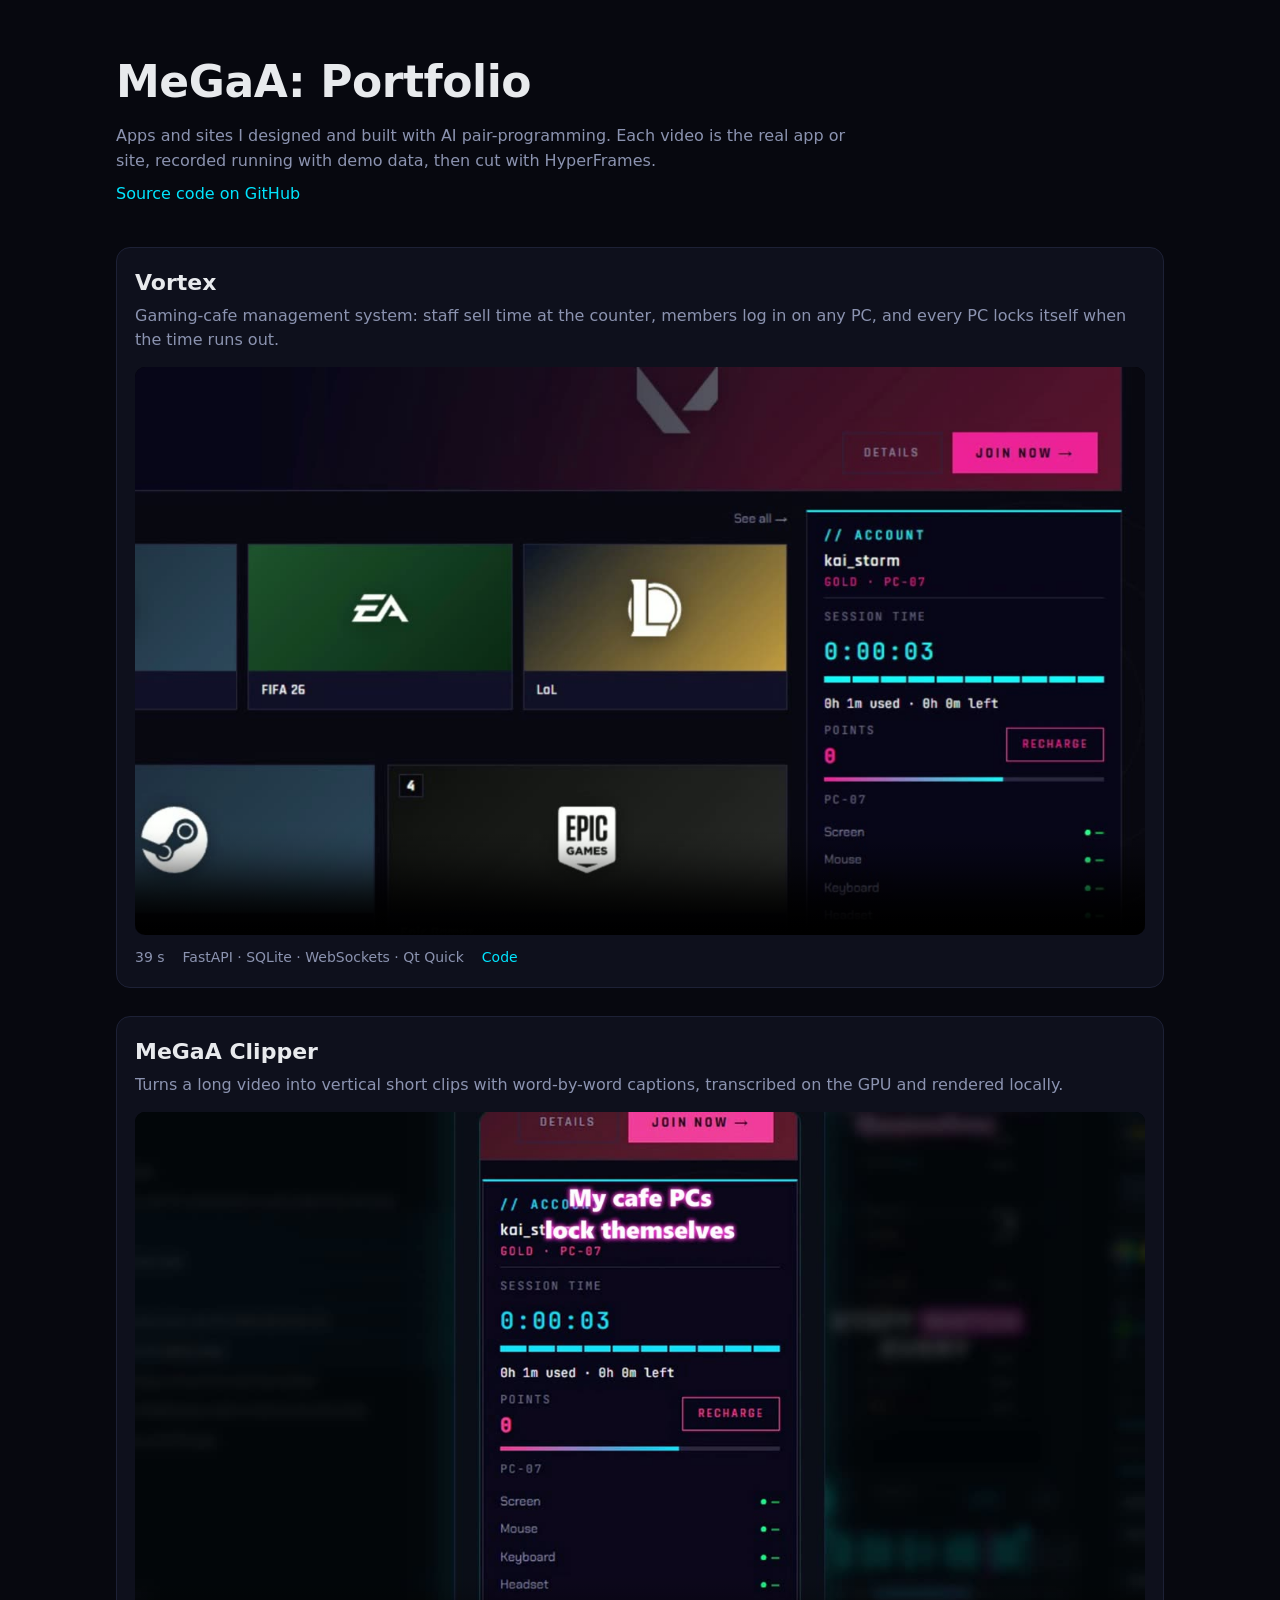
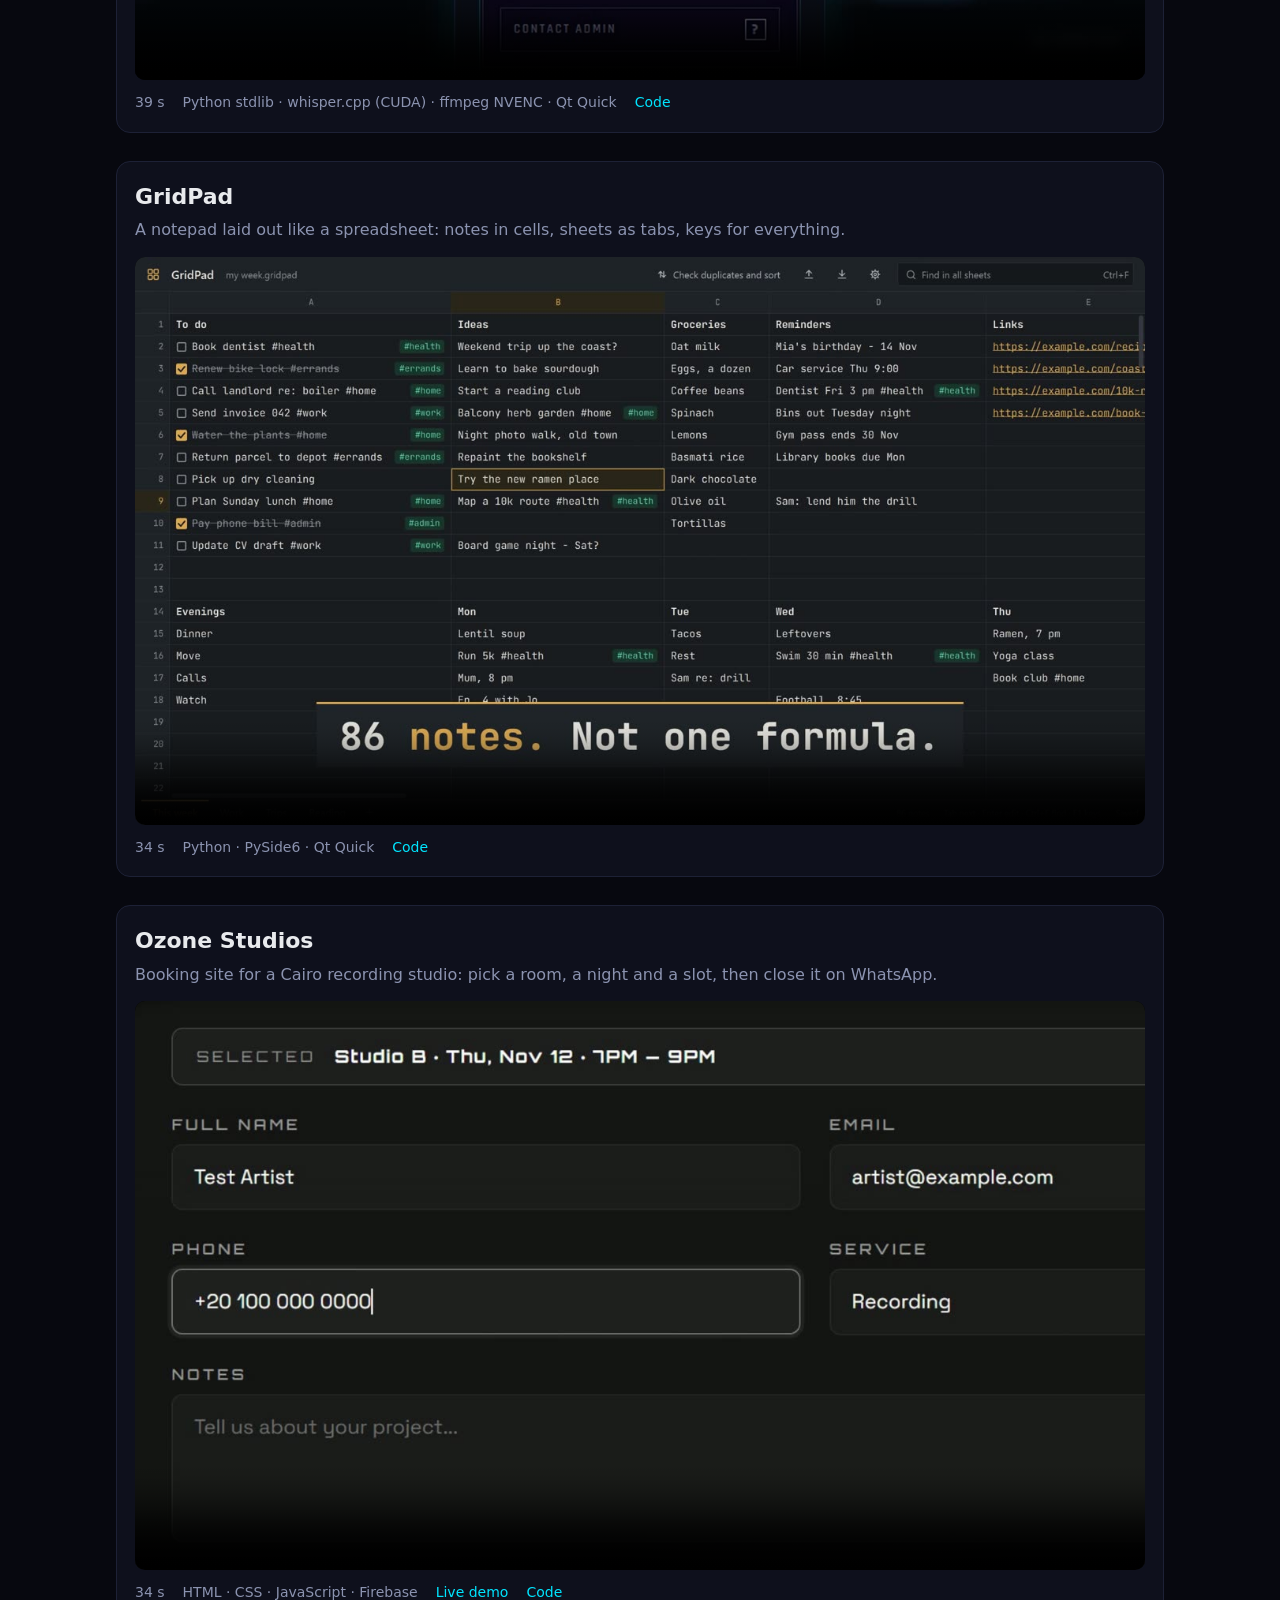
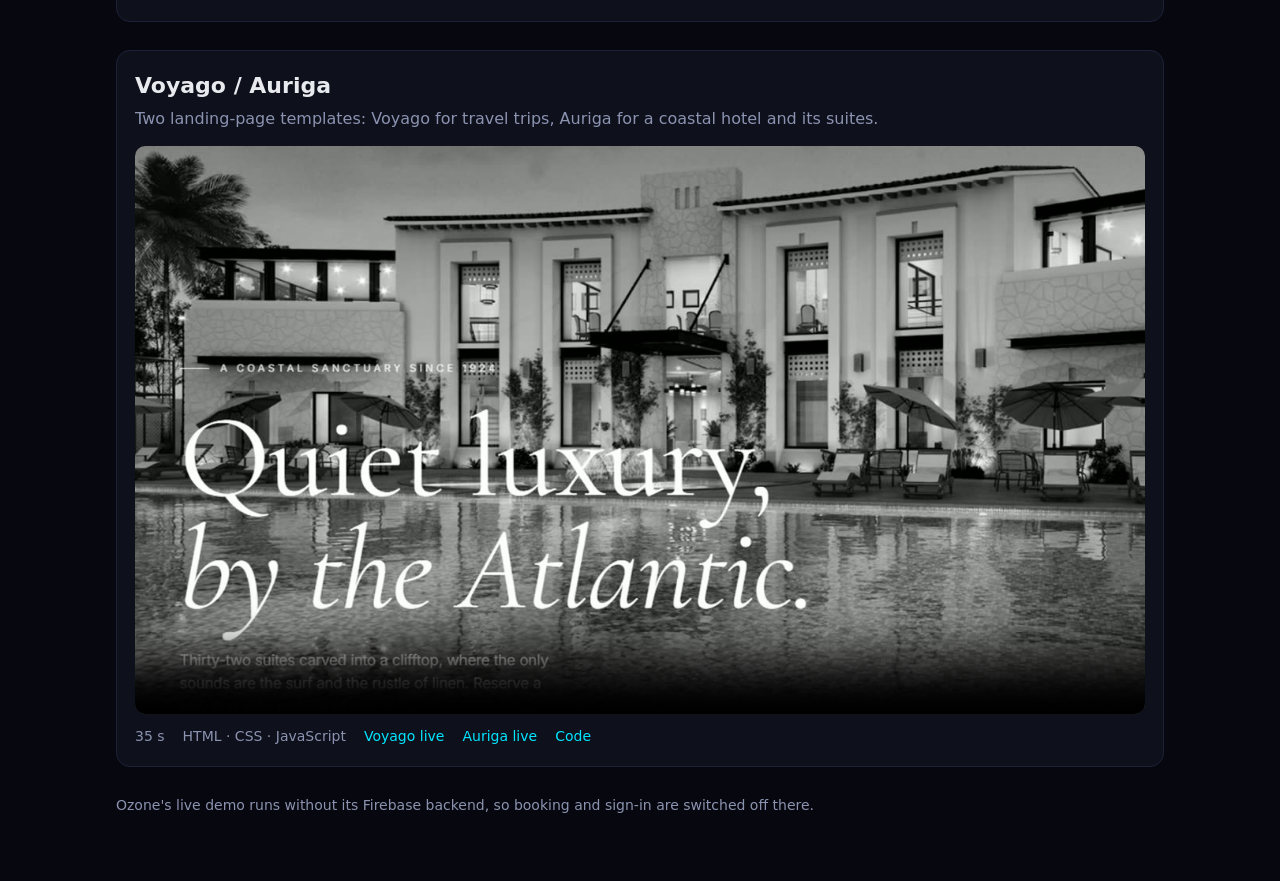
<file: index.html>
<!doctype html>
<html lang="en">
<head>
<meta charset="utf-8">
<meta name="viewport" content="width=device-width, initial-scale=1">
<title>MeGaA Portfolio</title>
<meta name="description" content="Demo videos of apps and sites built by MeGaA: Vortex, MeGaA Clipper, GridPad, Ozone Studios, Voyago and Auriga.">
<style>
  :root { --bg: #07080f; --card: #0e101c; --line: #1d2136; --ink: #e8eaed; --dim: #8b93b0; --accent: #00e5ff; }
  * { box-sizing: border-box; }
  body { margin: 0; background: var(--bg); color: var(--ink); font: 16px/1.55 system-ui, "Segoe UI", Roboto, sans-serif; }
  main { max-width: 1080px; margin: 0 auto; padding: 48px 16px 64px; }
  h1 { font-size: clamp(28px, 5vw, 44px); margin: 0 0 8px; letter-spacing: -0.01em; }
  .lead { color: var(--dim); margin: 0 0 8px; max-width: 760px; }
  .links { margin: 0 0 40px; }
  a { color: var(--accent); text-decoration: none; }
  a:hover { text-decoration: underline; }
  section { background: var(--card); border: 1px solid var(--line); border-radius: 14px; padding: 18px; margin: 0 0 28px; }
  section h2 { font-size: 22px; margin: 0 0 4px; }
  section p { color: var(--dim); margin: 0 0 14px; }
  video { width: 100%; aspect-ratio: 16 / 9; border-radius: 10px; background: #000; display: block; }
  .meta { display: flex; flex-wrap: wrap; gap: 6px 18px; margin-top: 12px; font-size: 14px; color: var(--dim); }
  footer { color: var(--dim); font-size: 14px; }
</style>
</head>
<body>
<main>
  <h1>MeGaA: Portfolio</h1>
  <p class="lead">Apps and sites I designed and built with AI pair-programming. Each video is the real
    app or site, recorded running with demo data, then cut with HyperFrames.</p>
  <p class="links"><a href="https://github.com/1MeGaA1/MeGaA-portfolio">Source code on GitHub</a></p>

  <section id="vortex">
    <h2>Vortex</h2>
    <p>Gaming-cafe management system: staff sell time at the counter, members log in on any PC, and every PC locks itself when the time runs out.</p>
    <video controls playsinline preload="metadata" poster="media/vortex-poster.jpg" src="media/vortex.mp4"></video>
    <div class="meta"><span>39 s</span><span>FastAPI · SQLite · WebSockets · Qt Quick</span><a href="https://github.com/1MeGaA1/MeGaA-portfolio/tree/main/apps/vortex">Code</a></div>
  </section>

  <section id="clipper">
    <h2>MeGaA Clipper</h2>
    <p>Turns a long video into vertical short clips with word-by-word captions, transcribed on the GPU and rendered locally.</p>
    <video controls playsinline preload="metadata" poster="media/clipper-poster.jpg" src="media/clipper.mp4"></video>
    <div class="meta"><span>39 s</span><span>Python stdlib · whisper.cpp (CUDA) · ffmpeg NVENC · Qt Quick</span><a href="https://github.com/1MeGaA1/MeGaA-portfolio/tree/main/apps/megaa-clipper">Code</a></div>
  </section>

  <section id="gridpad">
    <h2>GridPad</h2>
    <p>A notepad laid out like a spreadsheet: notes in cells, sheets as tabs, keys for everything.</p>
    <video controls playsinline preload="metadata" poster="media/gridpad-poster.jpg" src="media/gridpad.mp4"></video>
    <div class="meta"><span>34 s</span><span>Python · PySide6 · Qt Quick</span><a href="https://github.com/1MeGaA1/MeGaA-portfolio/tree/main/apps/gridpad">Code</a></div>
  </section>

  <section id="ozone">
    <h2>Ozone Studios</h2>
    <p>Booking site for a Cairo recording studio: pick a room, a night and a slot, then close it on WhatsApp.</p>
    <video controls playsinline preload="metadata" poster="media/ozone-poster.jpg" src="media/ozone.mp4"></video>
    <div class="meta"><span>34 s</span><span>HTML · CSS · JavaScript · Firebase</span><a href="web/ozone-booking/index.html">Live demo</a><a href="https://github.com/1MeGaA1/MeGaA-portfolio/tree/main/web/ozone-booking">Code</a></div>
  </section>

  <section id="voyago-auriga">
    <h2>Voyago / Auriga</h2>
    <p>Two landing-page templates: Voyago for travel trips, Auriga for a coastal hotel and its suites.</p>
    <video controls playsinline preload="metadata" poster="media/voyago-auriga-poster.jpg" src="media/voyago-auriga.mp4"></video>
    <div class="meta"><span>35 s</span><span>HTML · CSS · JavaScript</span><a href="web/tourism-templates/1-voyago-trips.html">Voyago live</a><a href="web/tourism-templates/2-auriga-suites.html">Auriga live</a><a href="https://github.com/1MeGaA1/MeGaA-portfolio/tree/main/web/tourism-templates">Code</a></div>
  </section>

  <footer>Ozone's live demo runs without its Firebase backend, so booking and sign-in are switched off there.</footer>
</main>
</body>
</html>
</file>
